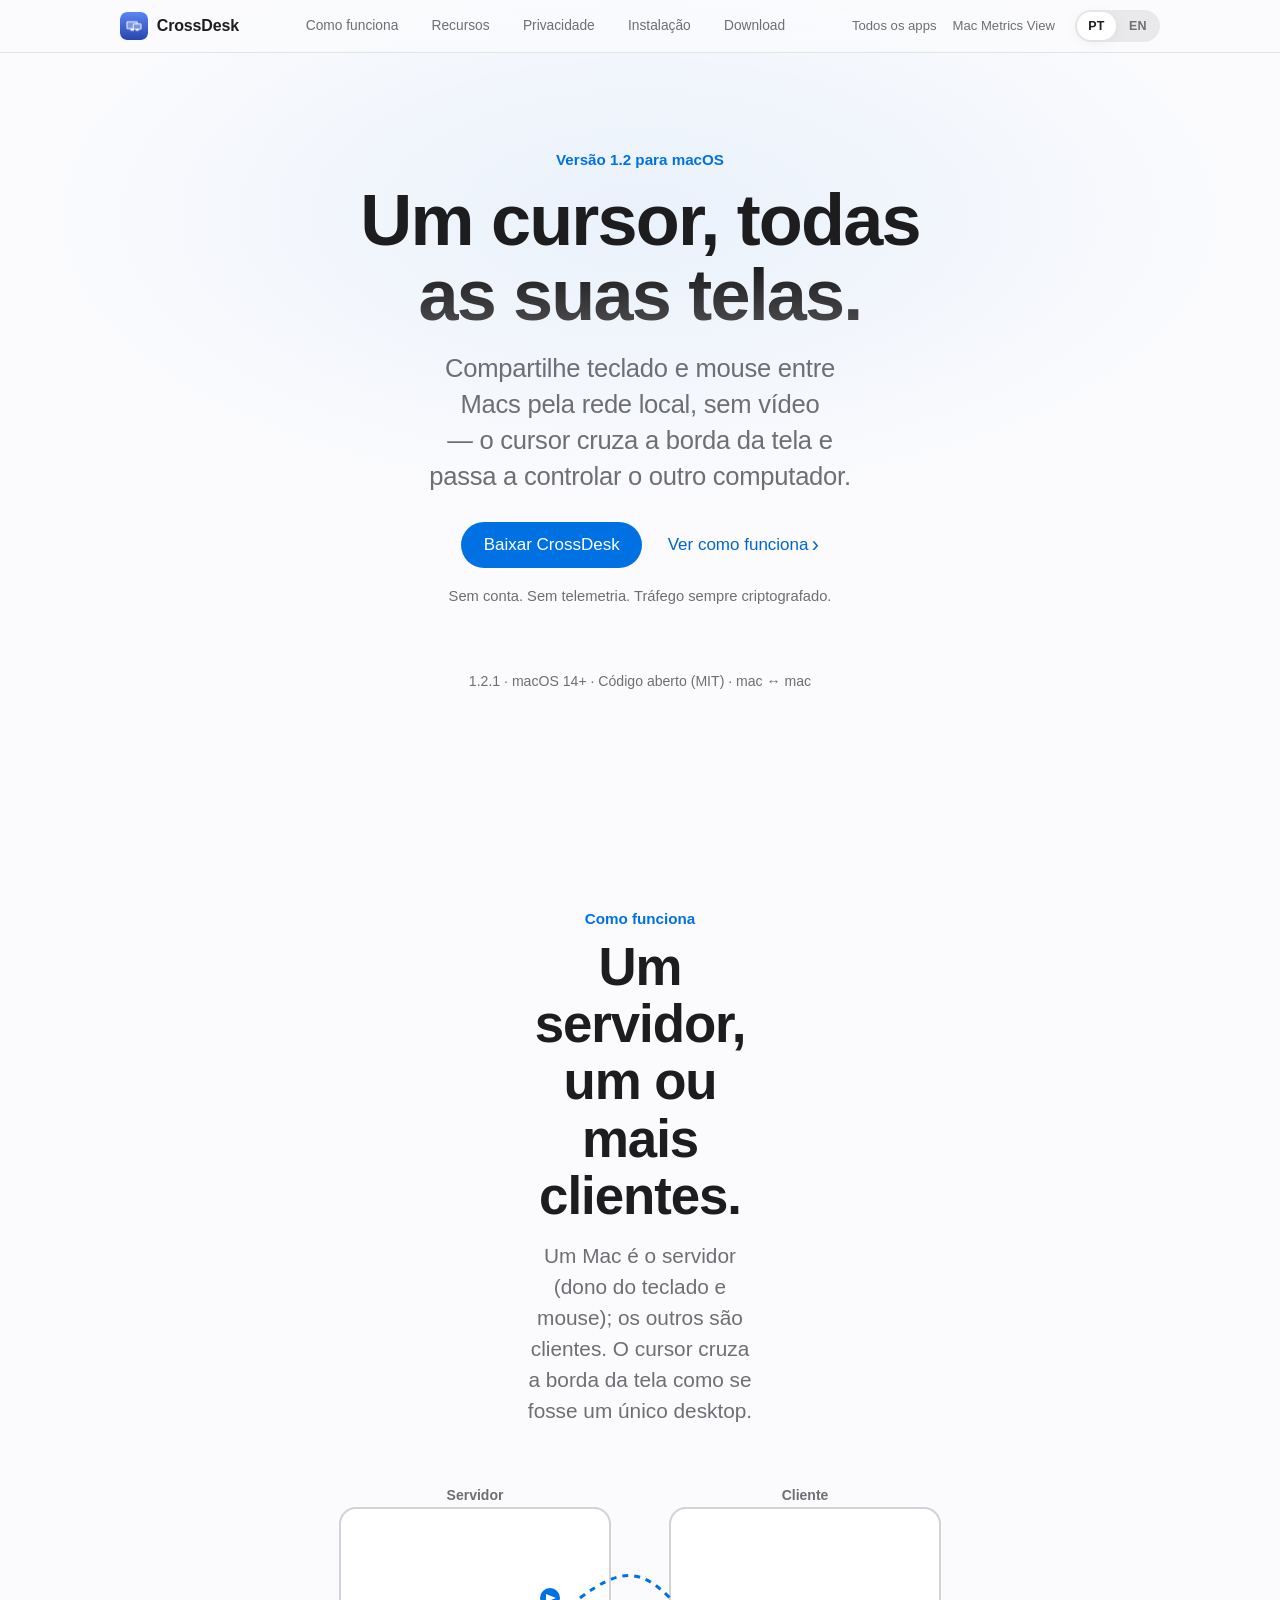
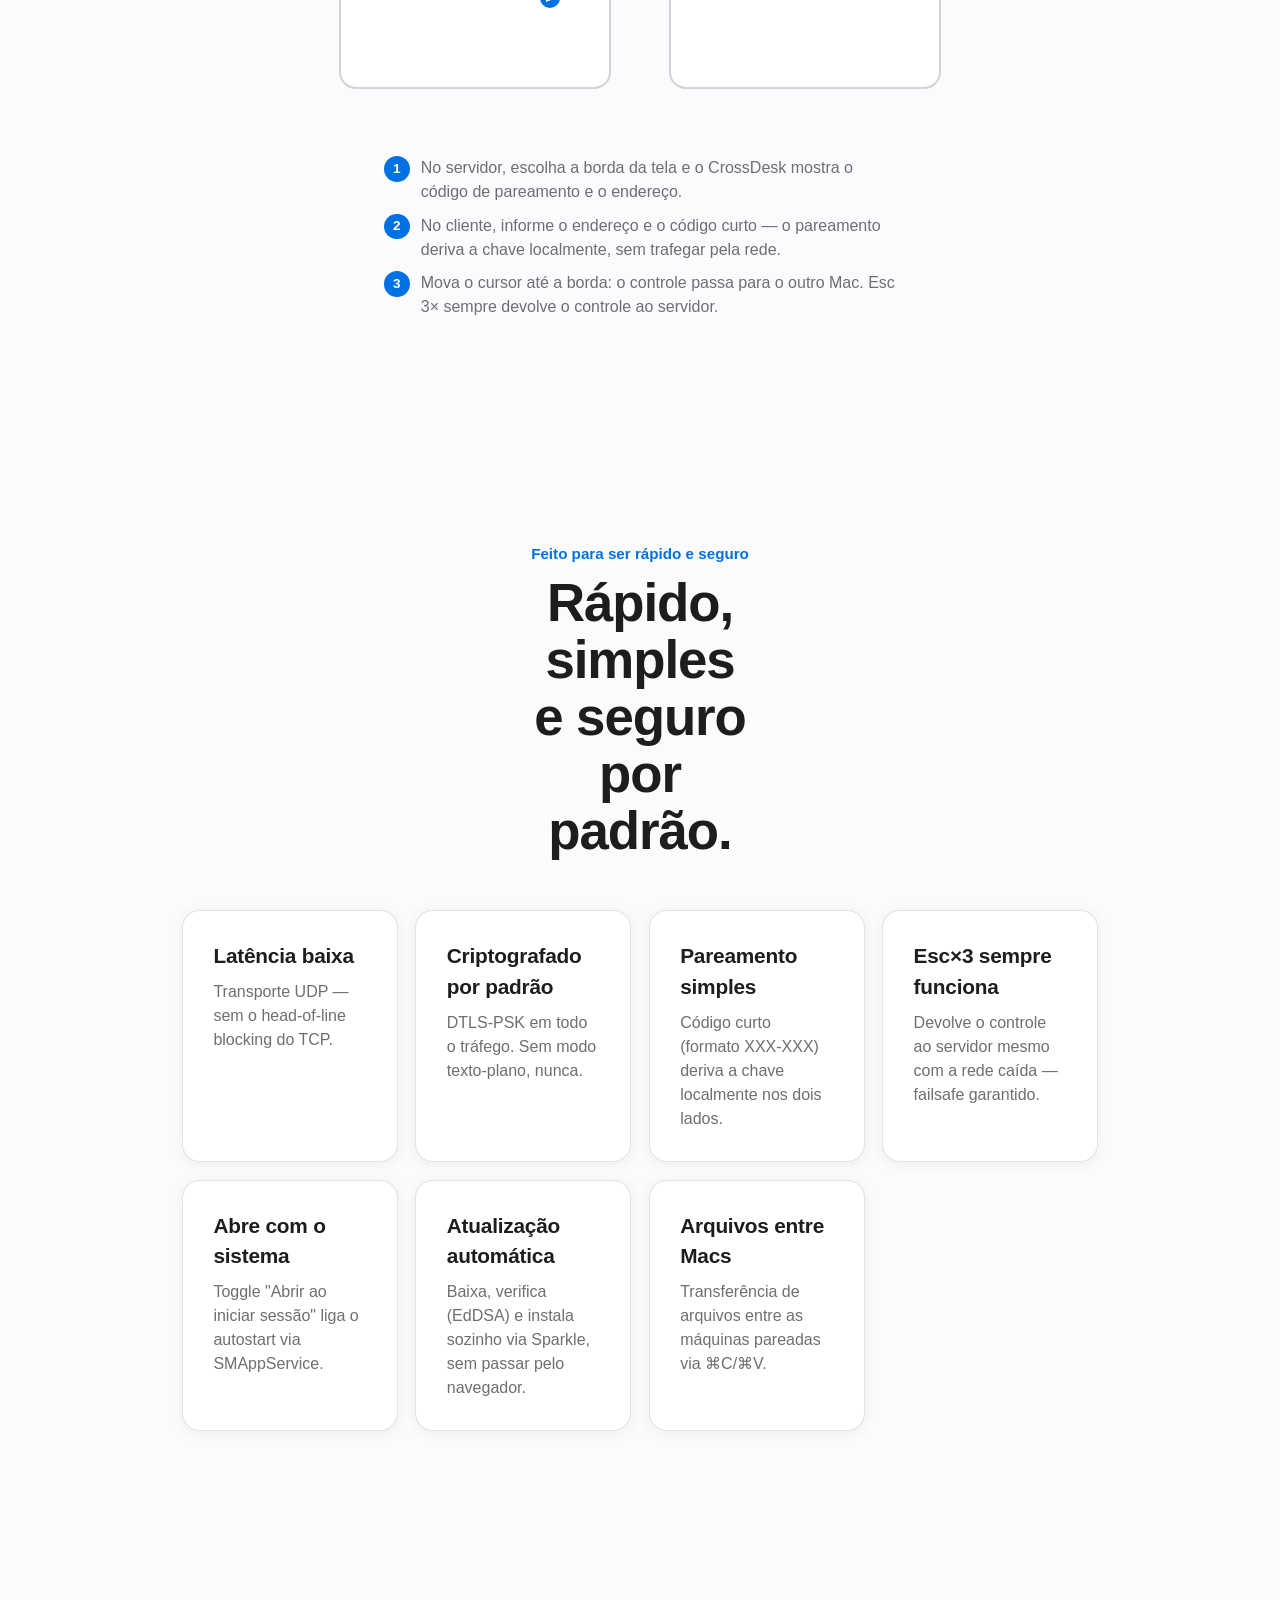
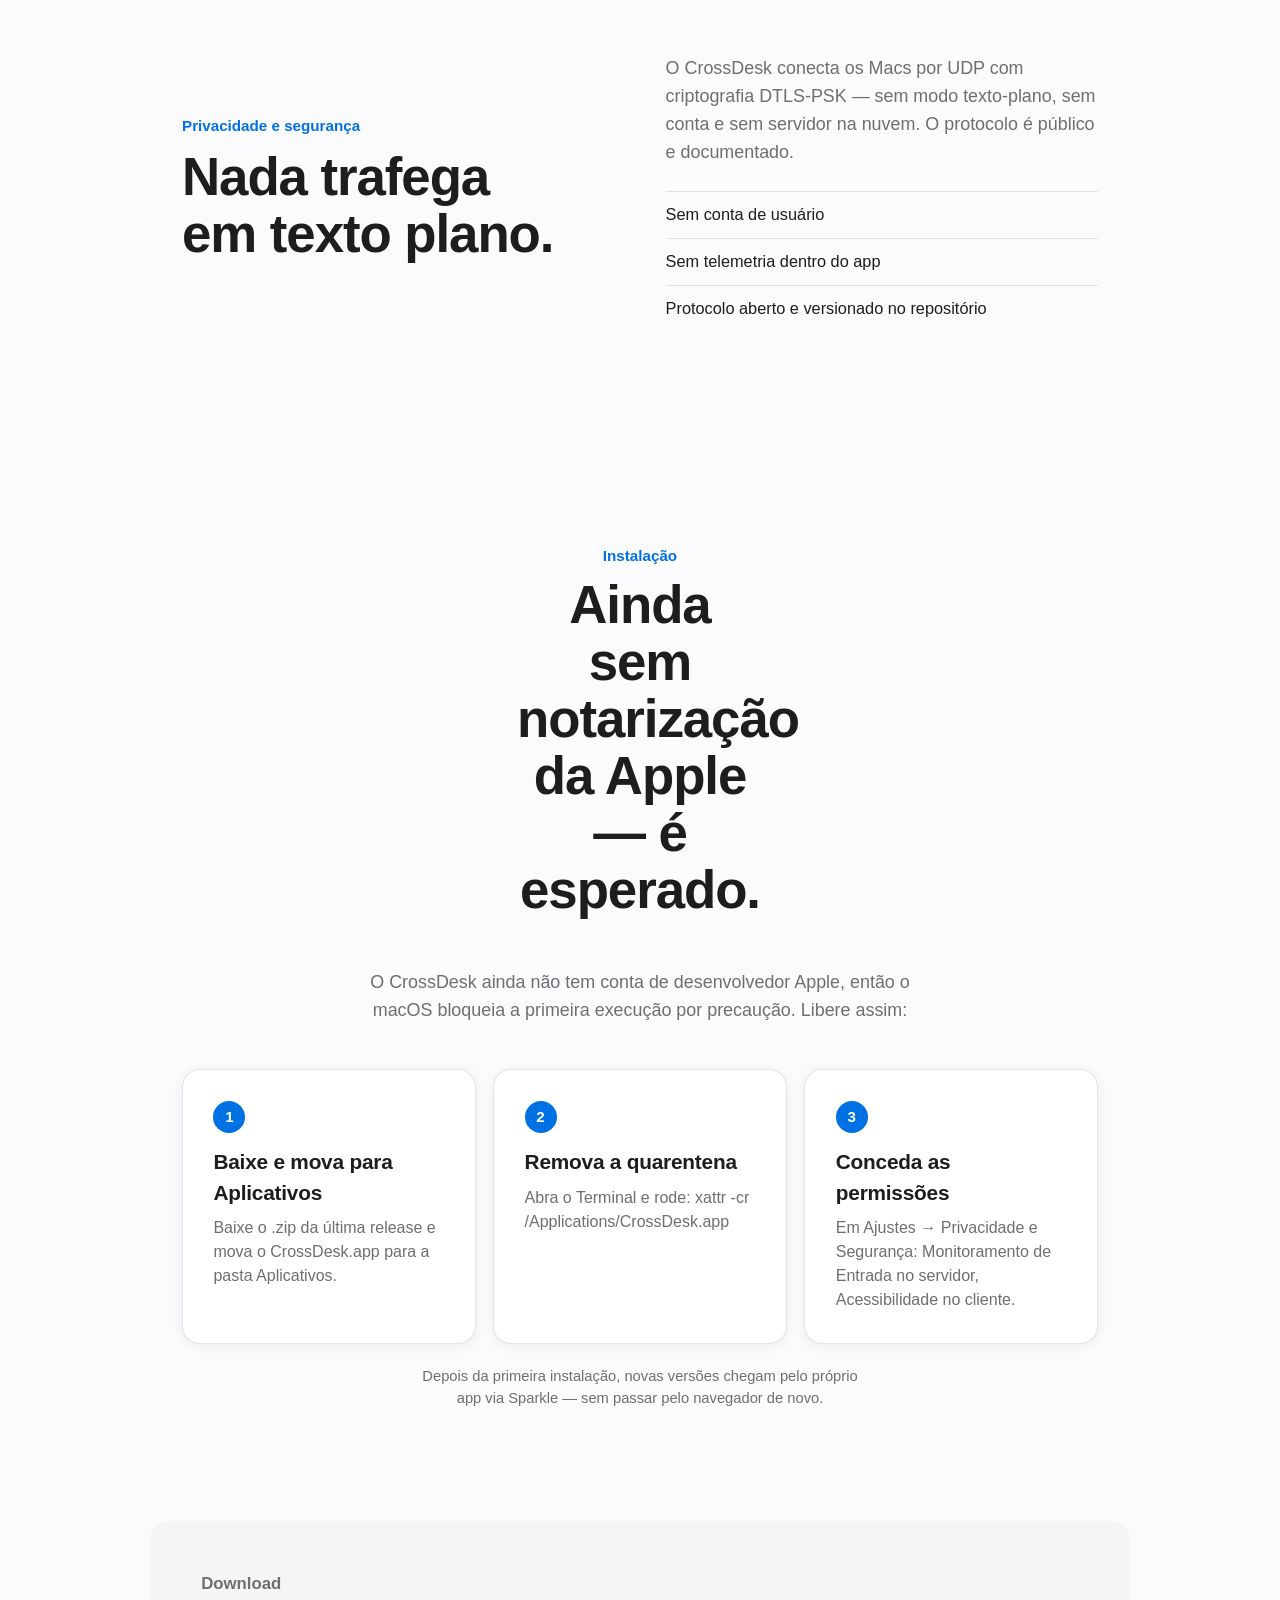
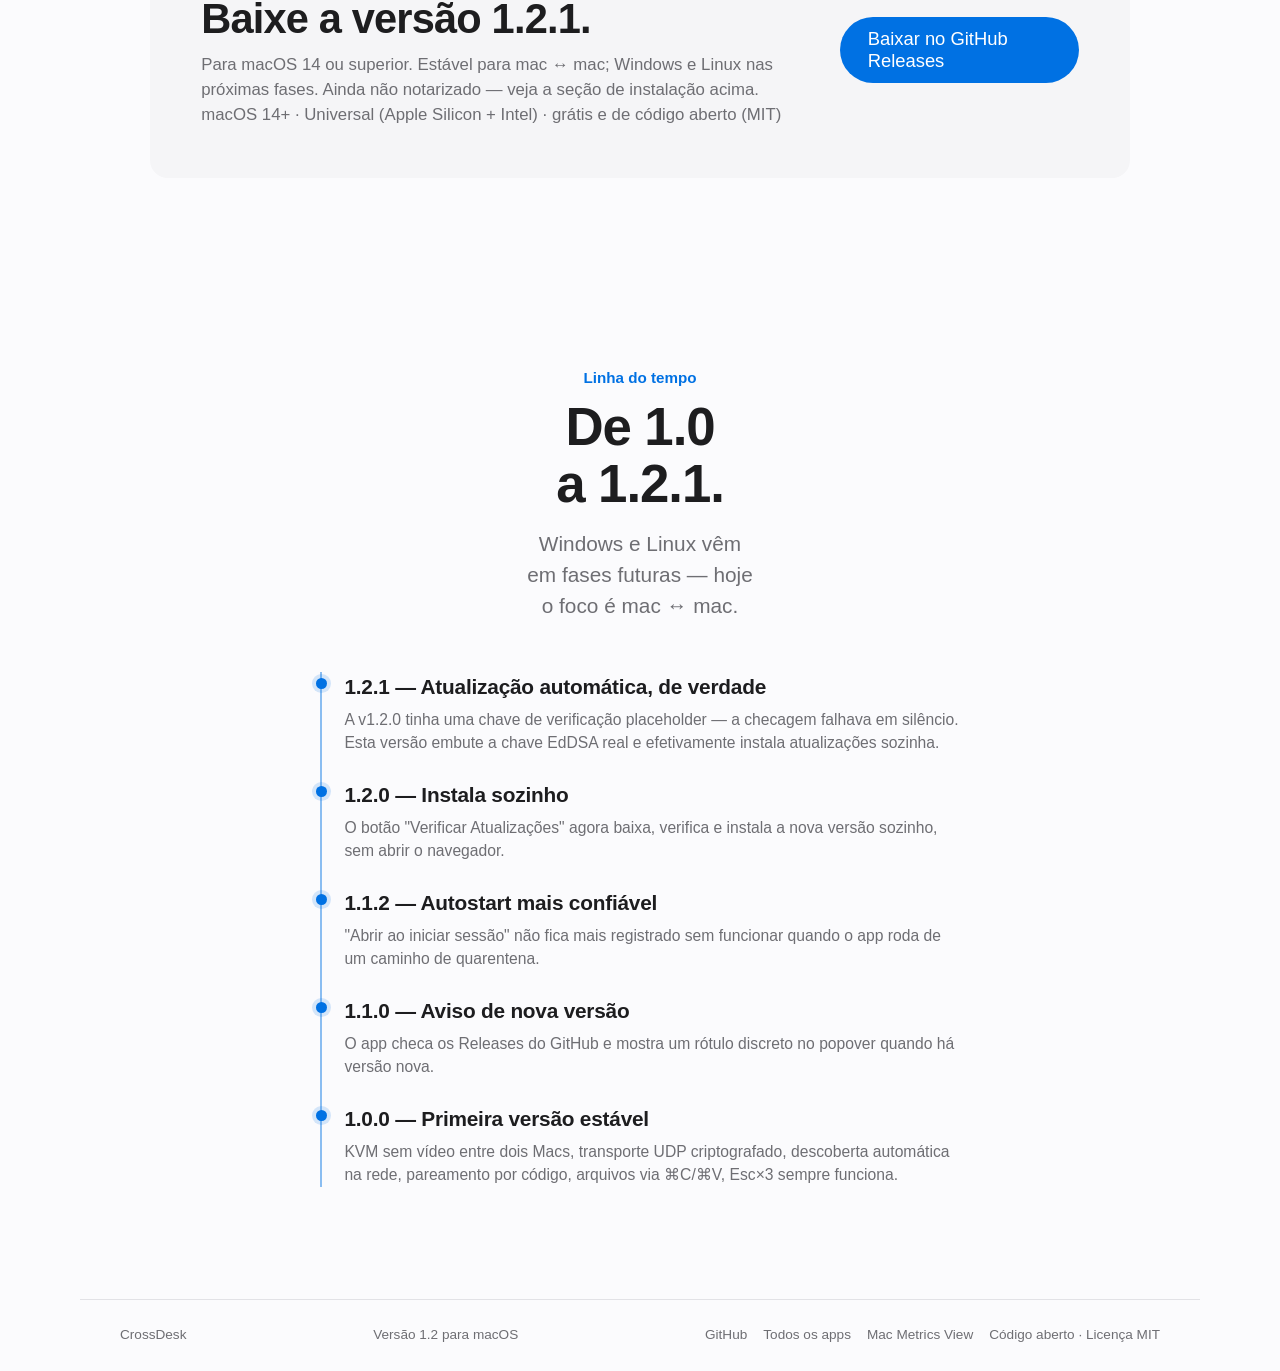
<file: docs/index.html>
<!doctype html>
<html lang="pt-BR">
  <head>
    <meta charset="utf-8">
    <meta name="viewport" content="width=device-width, initial-scale=1">
    <script>document.documentElement.classList.add("js");</script>
    <title>CrossDesk — teclado e mouse entre Macs pela rede</title>
    <meta name="description" content="Compartilhe teclado e mouse entre Macs pela rede, sem vídeo. App nativo, gratuito e de código aberto — criptografado, sem telemetria.">
    <link rel="canonical" href="https://patrickonofre.github.io/cross-desk/">
    <link rel="alternate" hreflang="pt-br" href="https://patrickonofre.github.io/cross-desk/">
    <link rel="alternate" hreflang="en" href="https://patrickonofre.github.io/cross-desk/en/">
    <link rel="alternate" hreflang="x-default" href="https://patrickonofre.github.io/cross-desk/">
    <meta name="robots" content="index, follow, max-image-preview:large, max-snippet:-1">
    <meta name="author" content="Patrick Onofre">
    <meta name="theme-color" content="#0b0c10" media="(prefers-color-scheme: dark)">
    <meta name="theme-color" content="#ffffff" media="(prefers-color-scheme: light)">

    <!-- Open Graph -->
    <meta property="og:type" content="website">
    <meta property="og:site_name" content="CrossDesk">
    <meta property="og:url" content="https://patrickonofre.github.io/cross-desk/">
    <meta property="og:title" content="CrossDesk — teclado e mouse entre Macs pela rede">
    <meta property="og:description" content="Compartilhe teclado e mouse entre Macs pela rede, sem vídeo. Nativo, criptografado e sem telemetria.">
    <meta property="og:locale" content="pt_BR">
    <meta property="og:locale:alternate" content="en_US">

    <link rel="icon" href="assets/app-icon.png">
    <link rel="apple-touch-icon" href="assets/app-icon.png">
    <link rel="stylesheet" href="styles.css">
    <script src="i18n.js" defer></script>
    <script src="site.js" defer></script>

    <script type="application/ld+json">
    {
      "@context": "https://schema.org",
      "@type": "SoftwareApplication",
      "name": "CrossDesk",
      "operatingSystem": "macOS 14+",
      "applicationCategory": "UtilitiesApplication",
      "description": "App nativo macOS que compartilha teclado e mouse com outros Macs pela rede local, sem vídeo, com transporte UDP criptografado (DTLS-PSK).",
      "url": "https://patrickonofre.github.io/cross-desk/",
      "softwareVersion": "1.2.1",
      "datePublished": "2026-07-07",
      "dateModified": "2026-07-08",
      "inLanguage": ["pt-BR", "en"],
      "downloadUrl": "https://github.com/patrickonofre/cross-desk/releases/latest",
      "installUrl": "https://patrickonofre.github.io/cross-desk/#download",
      "releaseNotes": "https://patrickonofre.github.io/cross-desk/#timeline",
      "sameAs": "https://github.com/patrickonofre/cross-desk",
      "isAccessibleForFree": true,
      "license": "https://github.com/patrickonofre/cross-desk/blob/main/LICENSE",
      "author": {
        "@type": "Person",
        "name": "Patrick Onofre",
        "url": "https://github.com/patrickonofre"
      },
      "offers": {
        "@type": "Offer",
        "price": "0",
        "priceCurrency": "BRL"
      }
    }
    </script>
  </head>
  <body>
    <header class="topbar">
      <div class="topbar-inner">
        <a class="brand" href="#top" aria-label="CrossDesk">
          <img src="assets/app-icon.png" alt="" width="28" height="28">
          <span>CrossDesk</span>
        </a>
        <nav class="nav" aria-label="Navegação principal">
          <a href="#how" data-i18n="nav.how">Como funciona</a>
          <a href="#features" data-i18n="nav.features">Recursos</a>
          <a href="#privacy" data-i18n="nav.privacy">Privacidade</a>
          <a href="#install" data-i18n="nav.install">Instalação</a>
          <a href="#download" data-i18n="nav.download">Download</a>
        </nav>
        <span class="nav-cross">
          <a href="https://patrickonofre.github.io/">Todos os apps</a>
          <a href="https://patrickonofre.github.io/mac-metrics-view/">Mac Metrics View</a>
        </span>
        <div class="lang-switch" role="group" aria-label="Idioma / Language">
          <button type="button" data-lang-option="pt" aria-pressed="true">PT</button>
          <button type="button" data-lang-option="en" aria-pressed="false">EN</button>
        </div>
      </div>
    </header>

    <main id="top">
      <section class="hero">
        <p class="eyebrow" data-i18n="hero.eyebrow">Versão 1.2 para macOS</p>
        <h1 data-i18n="hero.title">Um cursor, todas as suas telas.</h1>
        <p class="lede" data-i18n="hero.lede">
          Compartilhe teclado e mouse entre Macs pela rede local, sem vídeo — o cursor cruza a borda da tela e passa a controlar o outro computador.
        </p>
        <div class="actions" aria-label="Acoes principais">
          <a class="button primary" href="https://github.com/patrickonofre/cross-desk/releases/latest" data-i18n="hero.cta">Baixar CrossDesk</a>
          <a class="link-cta" href="#how"><span data-i18n="hero.secondary">Ver como funciona</span> <span aria-hidden="true">&rsaquo;</span></a>
        </div>
        <p class="note" data-i18n="hero.note">Sem conta. Sem telemetria. Tráfego sempre criptografado.</p>
        <p class="badge-row" data-i18n="hero.badges">1.2.1 · macOS 14+ · Código aberto (MIT) · mac ↔ mac</p>
      </section>

      <section class="section reveal-init" id="how">
        <div class="section-heading">
          <p class="eyebrow" data-i18n="how.eyebrow">Como funciona</p>
          <h2 data-i18n="how.title">Um servidor, um ou mais clientes.</h2>
          <p class="section-lede" data-i18n="how.lede">Um Mac é o servidor (dono do teclado e mouse); os outros são clientes. O cursor cruza a borda da tela como se fosse um único desktop.</p>
        </div>

        <div class="diagram" role="img" aria-label="Diagrama mostrando o cursor cruzando da tela do Mac servidor para a tela do Mac cliente">
          <svg viewBox="0 0 640 240" xmlns="http://www.w3.org/2000/svg">
            <rect x="20" y="30" width="270" height="180" rx="16" fill="var(--surface)" stroke="var(--line)" stroke-width="2"/>
            <rect x="350" y="30" width="270" height="180" rx="16" fill="var(--surface)" stroke="var(--line)" stroke-width="2"/>
            <text x="155" y="22" text-anchor="middle" font-size="14" font-weight="600" fill="var(--muted)" data-i18n="how.diagramServer">Servidor</text>
            <text x="485" y="22" text-anchor="middle" font-size="14" font-weight="600" fill="var(--muted)" data-i18n="how.diagramClient">Cliente</text>
            <path d="M 260 120 C 300 90, 320 90, 350 120" stroke="var(--accent)" stroke-width="3" stroke-dasharray="6 6" fill="none"/>
            <circle cx="230" cy="120" r="10" fill="var(--accent)"/>
            <path d="M 226 116 L 236 120 L 226 124 Z" fill="var(--surface)"/>
          </svg>
        </div>

        <ol class="diagram-steps">
          <li><span class="step-num" aria-hidden="true">1</span><span data-i18n="how.step1">No servidor, escolha a borda da tela e o CrossDesk mostra o código de pareamento e o endereço.</span></li>
          <li><span class="step-num" aria-hidden="true">2</span><span data-i18n="how.step2">No cliente, informe o endereço e o código curto — o pareamento deriva a chave localmente, sem trafegar pela rede.</span></li>
          <li><span class="step-num" aria-hidden="true">3</span><span data-i18n="how.step3">Mova o cursor até a borda: o controle passa para o outro Mac. Esc 3× sempre devolve o controle ao servidor.</span></li>
        </ol>
      </section>

      <section class="section reveal-init" id="features">
        <div class="section-heading">
          <p class="eyebrow" data-i18n="features.eyebrow">Feito para ser rápido e seguro</p>
          <h2 data-i18n="features.title">Rápido, simples e seguro por padrão.</h2>
        </div>
        <div class="feature-grid">
          <article class="card"><h3 data-i18n="features.udpTitle">Latência baixa</h3><p data-i18n="features.udpBody"></p></article>
          <article class="card"><h3 data-i18n="features.securityTitle">Criptografado por padrão</h3><p data-i18n="features.securityBody"></p></article>
          <article class="card"><h3 data-i18n="features.pairTitle">Pareamento simples</h3><p data-i18n="features.pairBody"></p></article>
          <article class="card"><h3 data-i18n="features.escTitle">Esc×3 sempre funciona</h3><p data-i18n="features.escBody"></p></article>
          <article class="card"><h3 data-i18n="features.autostartTitle">Abre com o sistema</h3><p data-i18n="features.autostartBody"></p></article>
          <article class="card"><h3 data-i18n="features.updateTitle">Atualização automática</h3><p data-i18n="features.updateBody"></p></article>
          <article class="card"><h3 data-i18n="features.clipboardTitle">Arquivos entre Macs</h3><p data-i18n="features.clipboardBody"></p></article>
        </div>
      </section>

      <section class="section split reveal-init" id="privacy">
        <div>
          <p class="eyebrow" data-i18n="privacy.eyebrow">Privacidade e segurança</p>
          <h2 data-i18n="privacy.title">Nada trafega em texto plano.</h2>
        </div>
        <div class="copy-block">
          <p data-i18n="privacy.body">
            O CrossDesk conecta os Macs por UDP com criptografia DTLS-PSK — sem modo texto-plano, sem conta e sem servidor na nuvem. O protocolo é público e documentado.
          </p>
          <ul>
            <li data-i18n="privacy.li1">Sem conta de usuário</li>
            <li data-i18n="privacy.li2">Sem telemetria dentro do app</li>
            <li data-i18n="privacy.li3">Protocolo aberto e versionado no repositório</li>
          </ul>
        </div>
      </section>

      <section class="section reveal-init" id="install">
        <div class="section-heading">
          <p class="eyebrow" data-i18n="install.eyebrow">Instalação</p>
          <h2 data-i18n="install.title">Ainda sem notarização da Apple — é esperado.</h2>
        </div>
        <p class="firstrun-lede" data-i18n="install.lede">
          O CrossDesk ainda não tem conta de desenvolvedor Apple, então o macOS bloqueia a primeira execução por precaução. Libere assim:
        </p>
        <ol class="steps">
          <li class="card step">
            <span class="step-num" aria-hidden="true">1</span>
            <h3 data-i18n="install.s1Title">Baixe e mova para Aplicativos</h3>
            <p data-i18n="install.s1Body">Baixe o .zip da última release e mova o CrossDesk.app para a pasta Aplicativos.</p>
          </li>
          <li class="card step">
            <span class="step-num" aria-hidden="true">2</span>
            <h3 data-i18n="install.s2Title">Remova a quarentena</h3>
            <p data-i18n="install.s2Body">Abra o Terminal e rode: <code>xattr -cr /Applications/CrossDesk.app</code></p>
          </li>
          <li class="card step">
            <span class="step-num" aria-hidden="true">3</span>
            <h3 data-i18n="install.s3Title">Conceda as permissões</h3>
            <p data-i18n="install.s3Body">Em Ajustes → Privacidade e Segurança: Monitoramento de Entrada no servidor, Acessibilidade no cliente.</p>
          </li>
        </ol>
        <p class="firstrun-alt" data-i18n="install.update">
          Depois da primeira instalação, novas versões chegam pelo próprio app via Sparkle — sem passar pelo navegador de novo.
        </p>
      </section>

      <section class="download-panel reveal-init" id="download">
        <div>
          <p class="eyebrow" data-i18n="download.eyebrow">Download</p>
          <h2 data-i18n="download.title">Baixe a versão 1.2.1.</h2>
          <p data-i18n="download.body">
            Para macOS 14 ou superior. Estável para mac ↔ mac; Windows e Linux nas próximas fases. Ainda não notarizado — veja a seção de instalação acima.
          </p>
          <p class="download-meta" data-i18n="download.meta">macOS 14+ · Universal (Apple Silicon + Intel) · grátis e de código aberto (MIT)</p>
        </div>
        <a class="button primary large" href="https://github.com/patrickonofre/cross-desk/releases/latest" data-i18n="download.cta">Baixar no GitHub Releases</a>
      </section>

      <section class="section reveal-init" id="timeline">
        <div class="section-heading">
          <p class="eyebrow" data-i18n="timeline.eyebrow">Linha do tempo</p>
          <h2 data-i18n="timeline.title">De 1.0 a 1.2.1.</h2>
          <p class="section-lede" data-i18n="timeline.lede">Windows e Linux vêm em fases futuras — hoje o foco é mac ↔ mac.</p>
        </div>
        <ol class="timeline">
          <li class="timeline-item"><h3 data-i18n="timeline.v121Title">1.2.1 — Atualização automática, de verdade</h3><p data-i18n="timeline.v121Body"></p></li>
          <li class="timeline-item"><h3 data-i18n="timeline.v120Title">1.2.0 — Instala sozinho</h3><p data-i18n="timeline.v120Body"></p></li>
          <li class="timeline-item"><h3 data-i18n="timeline.v112Title">1.1.2 — Autostart mais confiável</h3><p data-i18n="timeline.v112Body"></p></li>
          <li class="timeline-item"><h3 data-i18n="timeline.v110Title">1.1.0 — Aviso de nova versão</h3><p data-i18n="timeline.v110Body"></p></li>
          <li class="timeline-item"><h3 data-i18n="timeline.v100Title">1.0.0 — Primeira versão estável</h3><p data-i18n="timeline.v100Body"></p></li>
        </ol>
      </section>
    </main>

    <footer class="footer">
      <span>CrossDesk</span>
      <span data-i18n="footer.tagline">Versão 1.2 para macOS</span>
      <span class="footer-links">
        <a href="https://github.com/patrickonofre/cross-desk" data-i18n="footer.github">GitHub</a>
        <a href="https://patrickonofre.github.io/">Todos os apps</a>
        <a href="https://patrickonofre.github.io/mac-metrics-view/">Mac Metrics View</a>
        <span data-i18n="footer.rights">Código aberto · Licença MIT</span>
      </span>
    </footer>

    <a class="sticky-cta" href="https://github.com/patrickonofre/cross-desk/releases/latest" data-sticky-cta>
      <span class="sticky-cta-label" data-i18n="sticky.label">CrossDesk 1.2</span>
      <span class="sticky-cta-button" data-i18n="sticky.cta">Baixar</span>
    </a>
  </body>
</html>
</file>
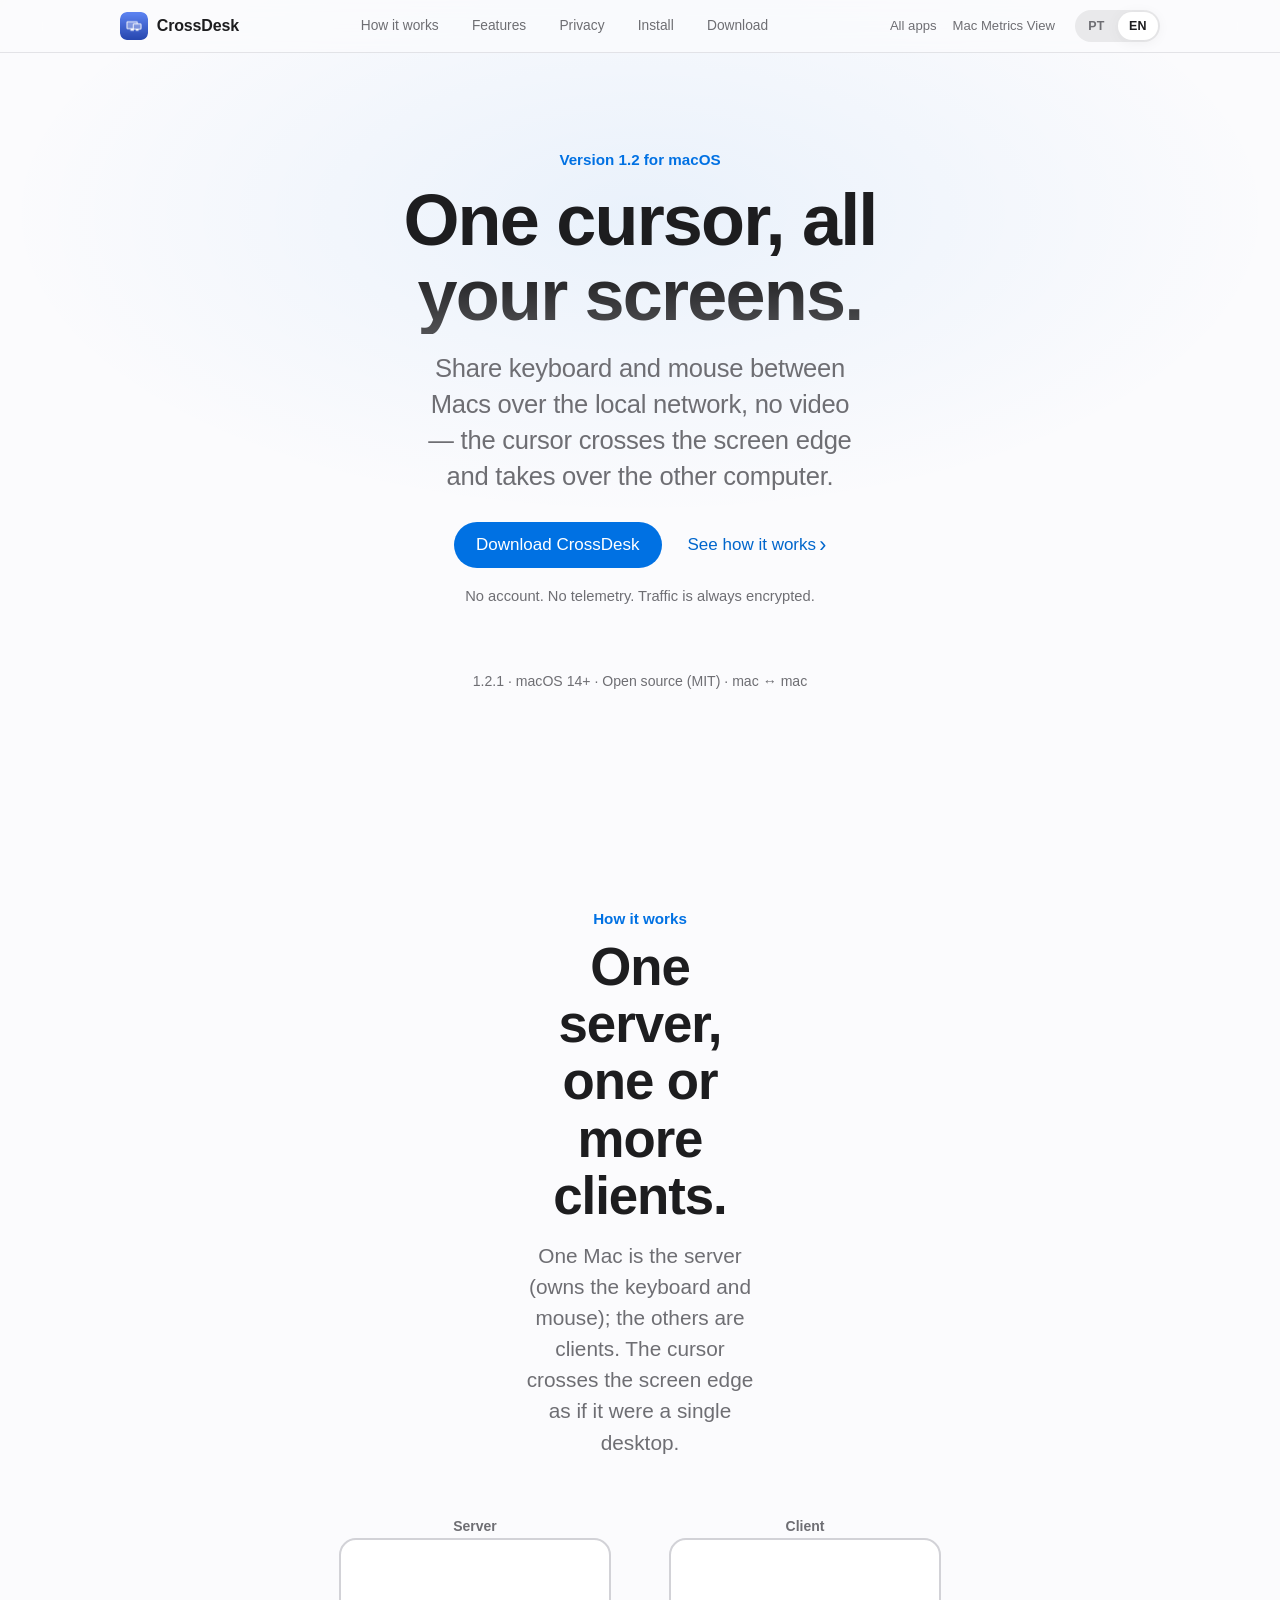
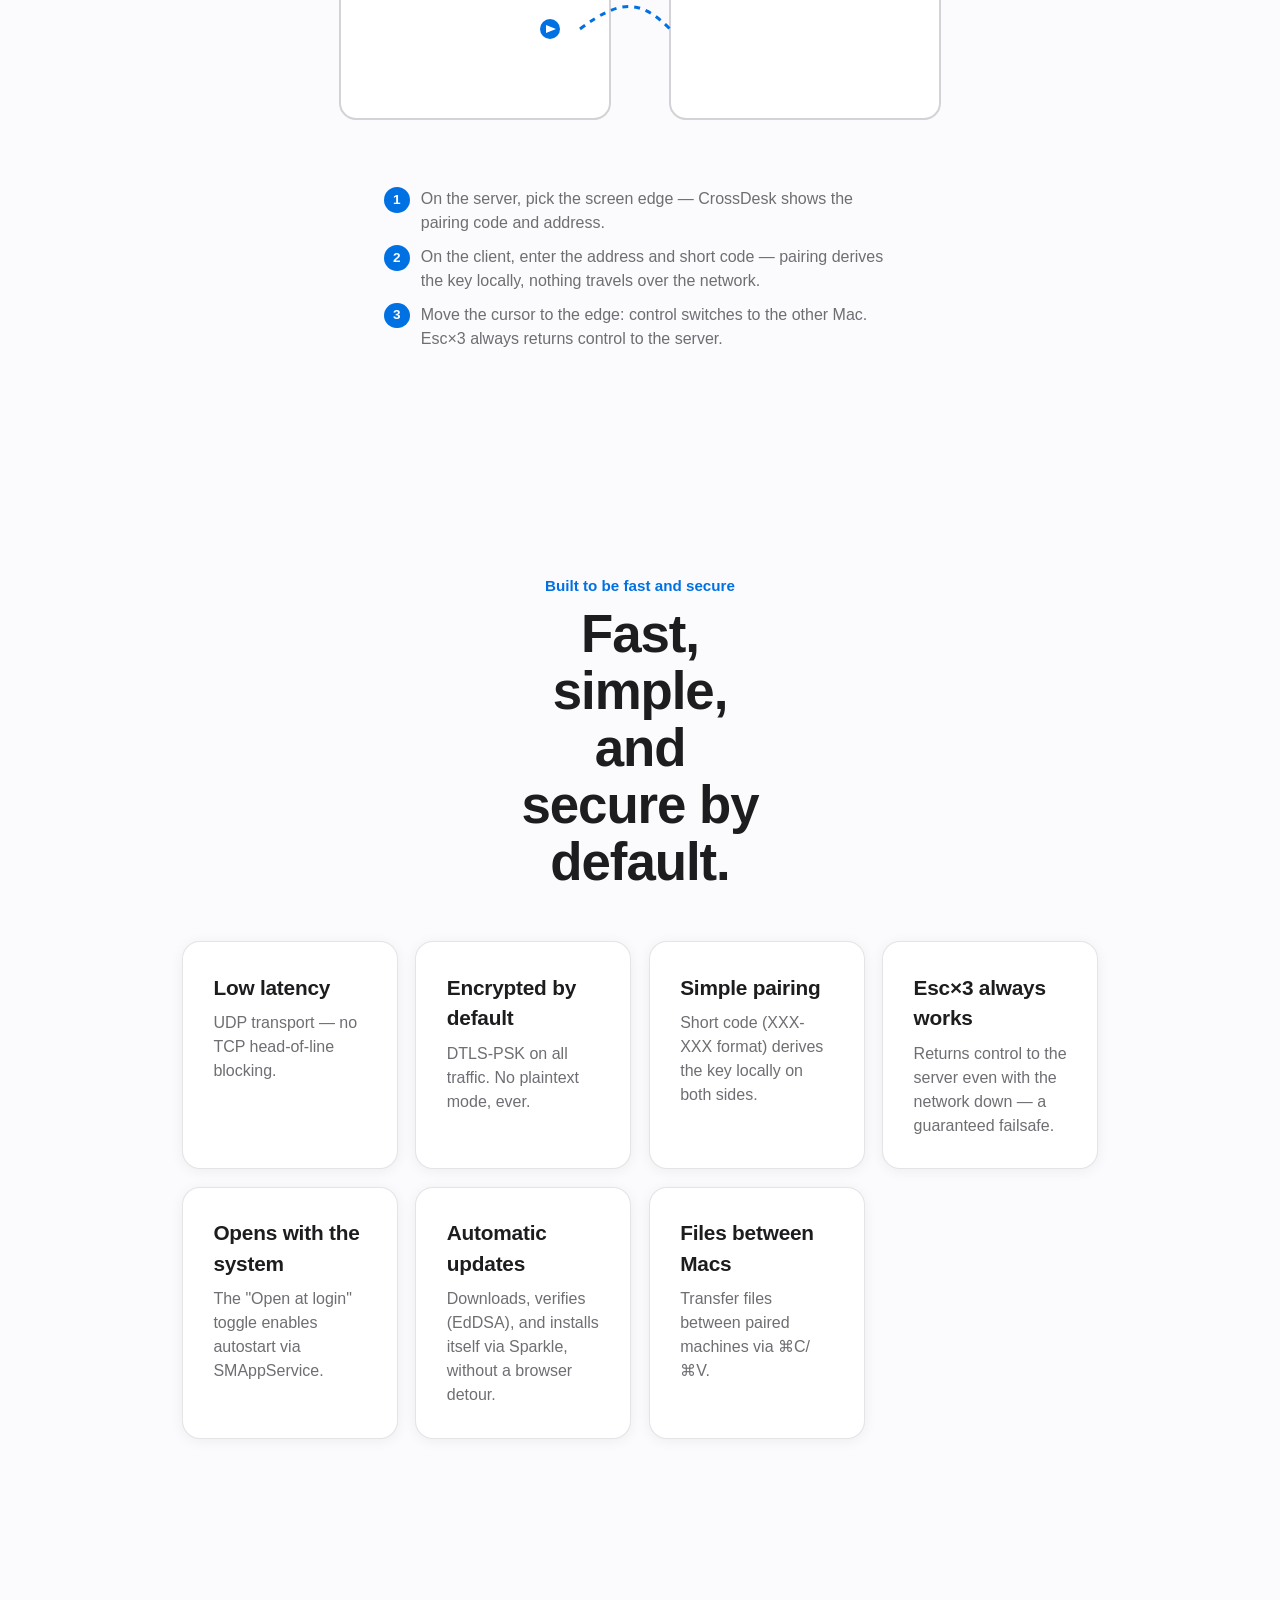
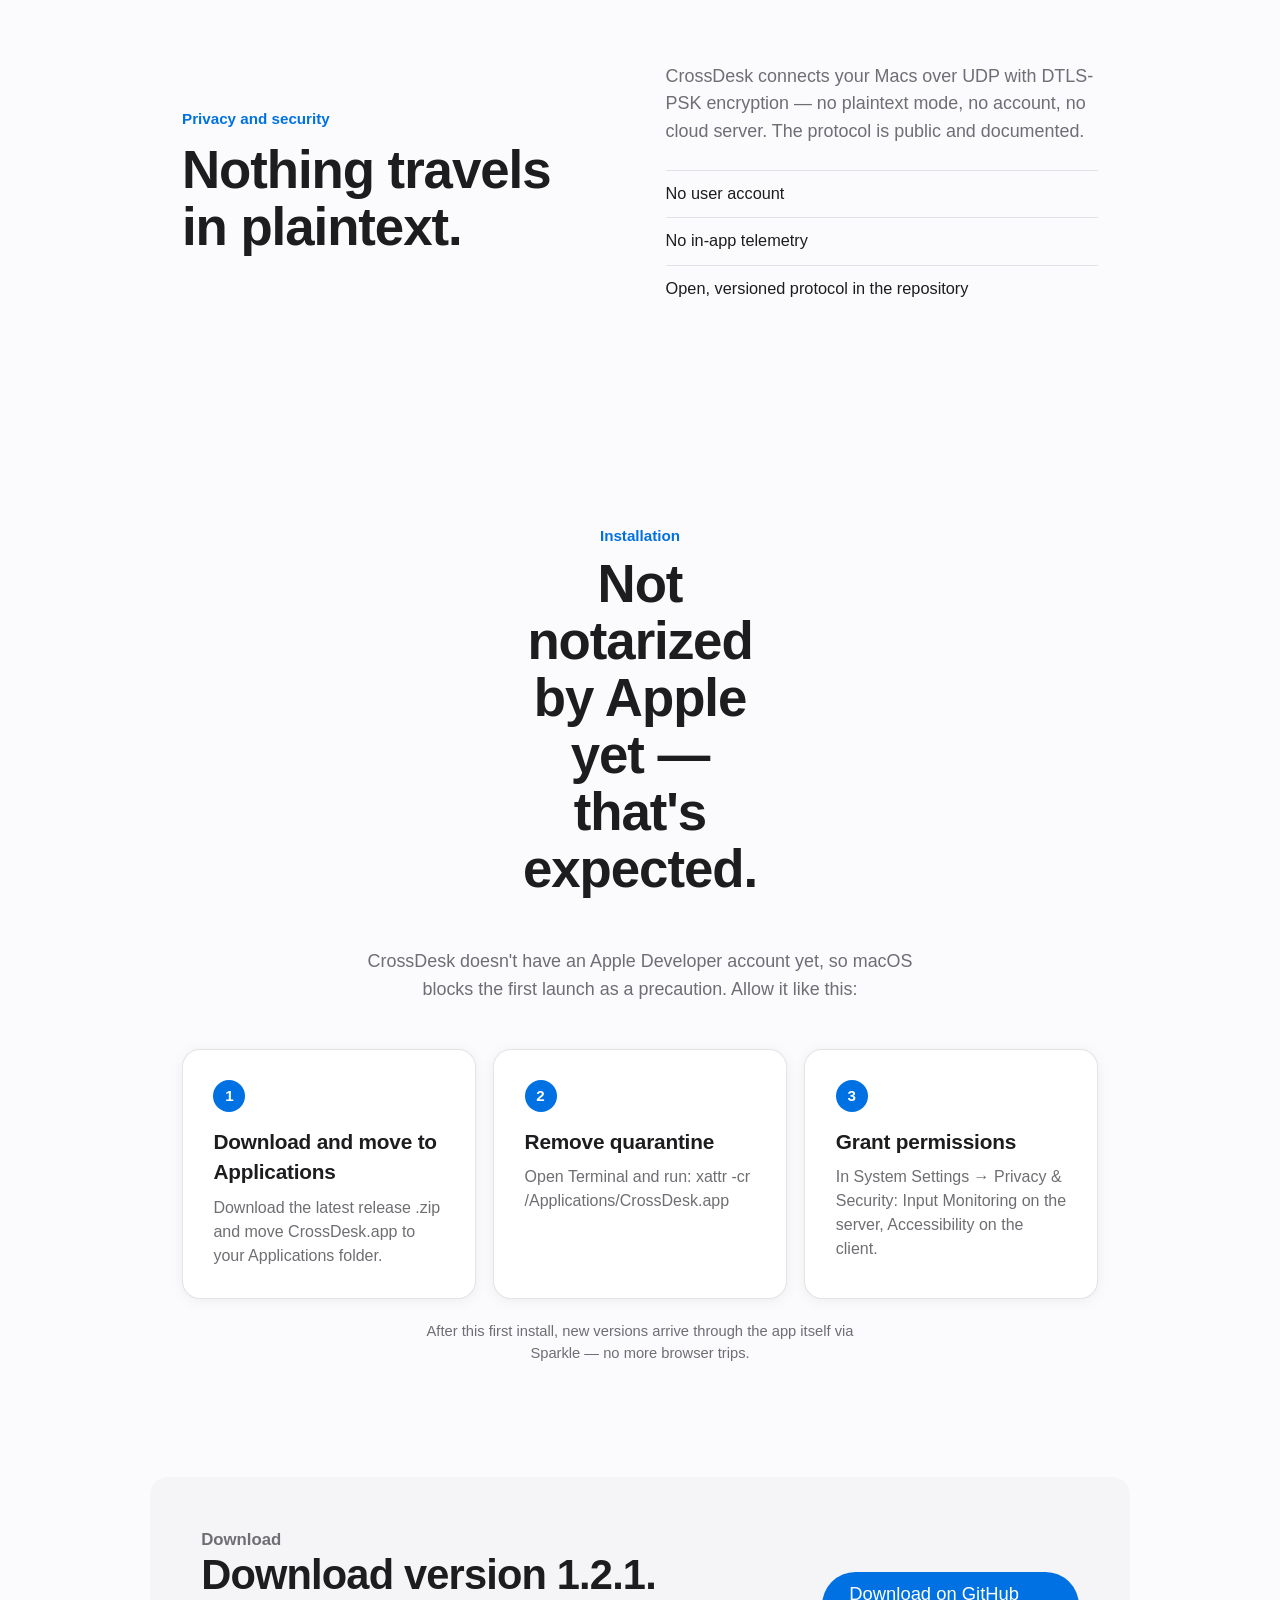
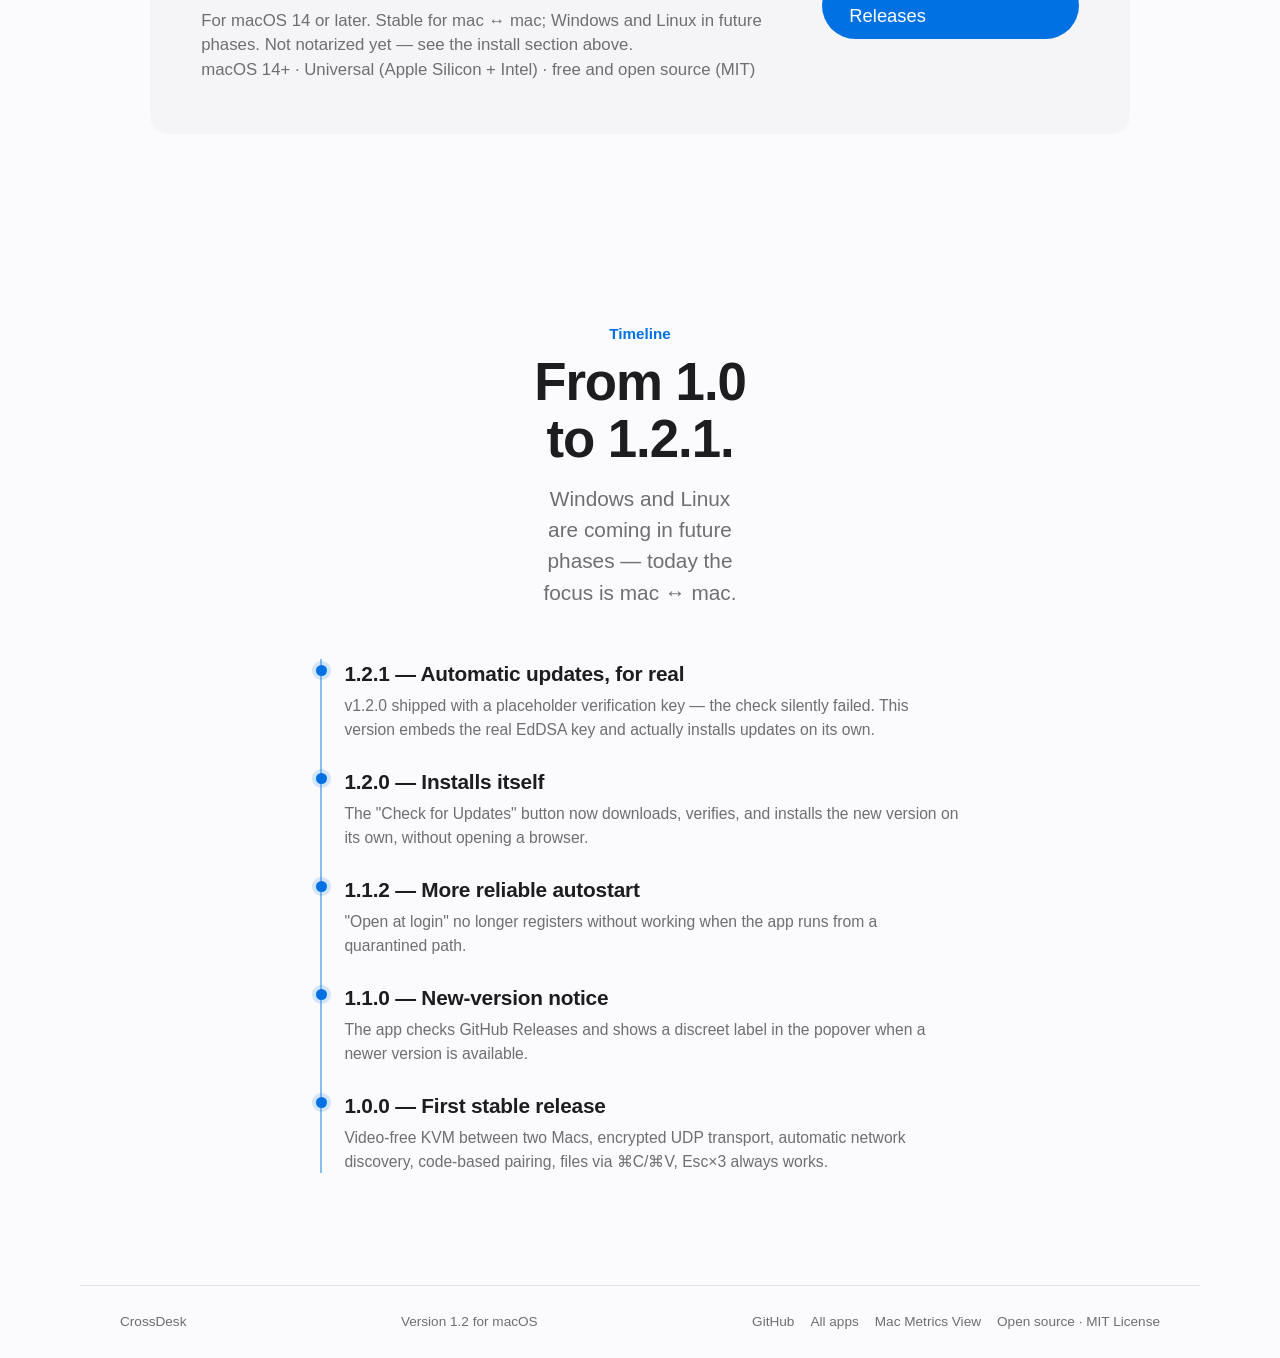
<file: docs/en/index.html>
<!doctype html>
<html lang="en">
  <head>
    <meta charset="utf-8">
    <meta name="viewport" content="width=device-width, initial-scale=1">
    <script>document.documentElement.classList.add("js");</script>
    <title>CrossDesk — keyboard and mouse sharing between Macs</title>
    <meta name="description" content="Share keyboard and mouse between Macs over the network, no video. Native, free, open-source app — encrypted, no telemetry.">
    <link rel="canonical" href="https://patrickonofre.github.io/cross-desk/en/">
    <link rel="alternate" hreflang="pt-br" href="https://patrickonofre.github.io/cross-desk/">
    <link rel="alternate" hreflang="en" href="https://patrickonofre.github.io/cross-desk/en/">
    <link rel="alternate" hreflang="x-default" href="https://patrickonofre.github.io/cross-desk/">
    <meta name="robots" content="index, follow, max-image-preview:large, max-snippet:-1">
    <meta name="author" content="Patrick Onofre">
    <meta name="theme-color" content="#0b0c10" media="(prefers-color-scheme: dark)">
    <meta name="theme-color" content="#ffffff" media="(prefers-color-scheme: light)">

    <!-- Open Graph -->
    <meta property="og:type" content="website">
    <meta property="og:site_name" content="CrossDesk">
    <meta property="og:url" content="https://patrickonofre.github.io/cross-desk/en/">
    <meta property="og:title" content="CrossDesk — keyboard and mouse sharing between Macs">
    <meta property="og:description" content="Share keyboard and mouse between Macs over the network, no video. Native, encrypted, telemetry-free.">
    <meta property="og:locale" content="en_US">
    <meta property="og:locale:alternate" content="pt_BR">

    <link rel="icon" href="../assets/app-icon.png">
    <link rel="apple-touch-icon" href="../assets/app-icon.png">
    <link rel="stylesheet" href="../styles.css">
    <script src="../i18n.js" defer></script>
    <script src="../site.js" defer></script>

    <script type="application/ld+json">
    {
      "@context": "https://schema.org",
      "@type": "SoftwareApplication",
      "name": "CrossDesk",
      "operatingSystem": "macOS 14+",
      "applicationCategory": "UtilitiesApplication",
      "description": "Native macOS app that shares keyboard and mouse with other Macs over the local network, no video, with encrypted UDP transport (DTLS-PSK).",
      "url": "https://patrickonofre.github.io/cross-desk/en/",
      "softwareVersion": "1.2.1",
      "datePublished": "2026-07-07",
      "dateModified": "2026-07-08",
      "inLanguage": ["en", "pt-BR"],
      "downloadUrl": "https://github.com/patrickonofre/cross-desk/releases/latest",
      "installUrl": "https://patrickonofre.github.io/cross-desk/en/#download",
      "releaseNotes": "https://patrickonofre.github.io/cross-desk/en/#timeline",
      "sameAs": "https://github.com/patrickonofre/cross-desk",
      "isAccessibleForFree": true,
      "license": "https://github.com/patrickonofre/cross-desk/blob/main/LICENSE",
      "author": {
        "@type": "Person",
        "name": "Patrick Onofre",
        "url": "https://github.com/patrickonofre"
      },
      "offers": {
        "@type": "Offer",
        "price": "0",
        "priceCurrency": "USD"
      }
    }
    </script>
  </head>
  <body>
    <header class="topbar">
      <div class="topbar-inner">
        <a class="brand" href="#top" aria-label="CrossDesk">
          <img src="../assets/app-icon.png" alt="" width="28" height="28">
          <span>CrossDesk</span>
        </a>
        <nav class="nav" aria-label="Main navigation">
          <a href="#how" data-i18n="nav.how">How it works</a>
          <a href="#features" data-i18n="nav.features">Features</a>
          <a href="#privacy" data-i18n="nav.privacy">Privacy</a>
          <a href="#install" data-i18n="nav.install">Install</a>
          <a href="#download" data-i18n="nav.download">Download</a>
        </nav>
        <span class="nav-cross">
          <a href="https://patrickonofre.github.io/">All apps</a>
          <a href="https://patrickonofre.github.io/mac-metrics-view/">Mac Metrics View</a>
        </span>
        <div class="lang-switch" role="group" aria-label="Idioma / Language">
          <button type="button" data-lang-option="pt" aria-pressed="false">PT</button>
          <button type="button" data-lang-option="en" aria-pressed="true">EN</button>
        </div>
      </div>
    </header>

    <main id="top">
      <section class="hero">
        <p class="eyebrow" data-i18n="hero.eyebrow">Version 1.2 for macOS</p>
        <h1 data-i18n="hero.title">One cursor, all your screens.</h1>
        <p class="lede" data-i18n="hero.lede">
          Share keyboard and mouse between Macs over the local network, no video — the cursor crosses the screen edge and takes over the other computer.
        </p>
        <div class="actions" aria-label="Main actions">
          <a class="button primary" href="https://github.com/patrickonofre/cross-desk/releases/latest" data-i18n="hero.cta">Download CrossDesk</a>
          <a class="link-cta" href="#how"><span data-i18n="hero.secondary">See how it works</span> <span aria-hidden="true">&rsaquo;</span></a>
        </div>
        <p class="note" data-i18n="hero.note">No account. No telemetry. Traffic is always encrypted.</p>
        <p class="badge-row" data-i18n="hero.badges">1.2.1 · macOS 14+ · Open source (MIT) · mac ↔ mac</p>
      </section>

      <section class="section reveal-init" id="how">
        <div class="section-heading">
          <p class="eyebrow" data-i18n="how.eyebrow">How it works</p>
          <h2 data-i18n="how.title">One server, one or more clients.</h2>
          <p class="section-lede" data-i18n="how.lede">One Mac is the server (owns the keyboard and mouse); the others are clients. The cursor crosses the screen edge as if it were a single desktop.</p>
        </div>

        <div class="diagram" role="img" aria-label="Diagram showing the cursor crossing from the server Mac's screen to the client Mac's screen">
          <svg viewBox="0 0 640 240" xmlns="http://www.w3.org/2000/svg">
            <rect x="20" y="30" width="270" height="180" rx="16" fill="var(--surface)" stroke="var(--line)" stroke-width="2"/>
            <rect x="350" y="30" width="270" height="180" rx="16" fill="var(--surface)" stroke="var(--line)" stroke-width="2"/>
            <text x="155" y="22" text-anchor="middle" font-size="14" font-weight="600" fill="var(--muted)" data-i18n="how.diagramServer">Server</text>
            <text x="485" y="22" text-anchor="middle" font-size="14" font-weight="600" fill="var(--muted)" data-i18n="how.diagramClient">Client</text>
            <path d="M 260 120 C 300 90, 320 90, 350 120" stroke="var(--accent)" stroke-width="3" stroke-dasharray="6 6" fill="none"/>
            <circle cx="230" cy="120" r="10" fill="var(--accent)"/>
            <path d="M 226 116 L 236 120 L 226 124 Z" fill="var(--surface)"/>
          </svg>
        </div>

        <ol class="diagram-steps">
          <li><span class="step-num" aria-hidden="true">1</span><span data-i18n="how.step1">On the server, pick the screen edge — CrossDesk shows the pairing code and address.</span></li>
          <li><span class="step-num" aria-hidden="true">2</span><span data-i18n="how.step2">On the client, enter the address and short code — pairing derives the key locally, nothing travels over the network.</span></li>
          <li><span class="step-num" aria-hidden="true">3</span><span data-i18n="how.step3">Move the cursor to the edge: control switches to the other Mac. Esc×3 always returns control to the server.</span></li>
        </ol>
      </section>

      <section class="section reveal-init" id="features">
        <div class="section-heading">
          <p class="eyebrow" data-i18n="features.eyebrow">Built to be fast and secure</p>
          <h2 data-i18n="features.title">Fast, simple, and secure by default.</h2>
        </div>
        <div class="feature-grid">
          <article class="card"><h3 data-i18n="features.udpTitle">Low latency</h3><p data-i18n="features.udpBody"></p></article>
          <article class="card"><h3 data-i18n="features.securityTitle">Encrypted by default</h3><p data-i18n="features.securityBody"></p></article>
          <article class="card"><h3 data-i18n="features.pairTitle">Simple pairing</h3><p data-i18n="features.pairBody"></p></article>
          <article class="card"><h3 data-i18n="features.escTitle">Esc×3 always works</h3><p data-i18n="features.escBody"></p></article>
          <article class="card"><h3 data-i18n="features.autostartTitle">Opens with the system</h3><p data-i18n="features.autostartBody"></p></article>
          <article class="card"><h3 data-i18n="features.updateTitle">Automatic updates</h3><p data-i18n="features.updateBody"></p></article>
          <article class="card"><h3 data-i18n="features.clipboardTitle">Files between Macs</h3><p data-i18n="features.clipboardBody"></p></article>
        </div>
      </section>

      <section class="section split reveal-init" id="privacy">
        <div>
          <p class="eyebrow" data-i18n="privacy.eyebrow">Privacy and security</p>
          <h2 data-i18n="privacy.title">Nothing travels in plaintext.</h2>
        </div>
        <div class="copy-block">
          <p data-i18n="privacy.body">
            CrossDesk connects your Macs over UDP with DTLS-PSK encryption — no plaintext mode, no account, no cloud server. The protocol is public and documented.
          </p>
          <ul>
            <li data-i18n="privacy.li1">No user account</li>
            <li data-i18n="privacy.li2">No in-app telemetry</li>
            <li data-i18n="privacy.li3">Open, versioned protocol in the repository</li>
          </ul>
        </div>
      </section>

      <section class="section reveal-init" id="install">
        <div class="section-heading">
          <p class="eyebrow" data-i18n="install.eyebrow">Installation</p>
          <h2 data-i18n="install.title">Not notarized by Apple yet — that's expected.</h2>
        </div>
        <p class="firstrun-lede" data-i18n="install.lede">
          CrossDesk doesn't have an Apple Developer account yet, so macOS blocks the first launch as a precaution. Allow it like this:
        </p>
        <ol class="steps">
          <li class="card step">
            <span class="step-num" aria-hidden="true">1</span>
            <h3 data-i18n="install.s1Title">Download and move to Applications</h3>
            <p data-i18n="install.s1Body">Download the latest release .zip and move CrossDesk.app to your Applications folder.</p>
          </li>
          <li class="card step">
            <span class="step-num" aria-hidden="true">2</span>
            <h3 data-i18n="install.s2Title">Remove quarantine</h3>
            <p data-i18n="install.s2Body">Open Terminal and run: <code>xattr -cr /Applications/CrossDesk.app</code></p>
          </li>
          <li class="card step">
            <span class="step-num" aria-hidden="true">3</span>
            <h3 data-i18n="install.s3Title">Grant permissions</h3>
            <p data-i18n="install.s3Body">In System Settings → Privacy & Security: Input Monitoring on the server, Accessibility on the client.</p>
          </li>
        </ol>
        <p class="firstrun-alt" data-i18n="install.update">
          After this first install, new versions arrive through the app itself via Sparkle — no more browser trips.
        </p>
      </section>

      <section class="download-panel reveal-init" id="download">
        <div>
          <p class="eyebrow" data-i18n="download.eyebrow">Download</p>
          <h2 data-i18n="download.title">Download version 1.2.1.</h2>
          <p data-i18n="download.body">
            For macOS 14 or later. Stable for mac ↔ mac; Windows and Linux in future phases. Not notarized yet — see the install section above.
          </p>
          <p class="download-meta" data-i18n="download.meta">macOS 14+ · Universal (Apple Silicon + Intel) · free and open source (MIT)</p>
        </div>
        <a class="button primary large" href="https://github.com/patrickonofre/cross-desk/releases/latest" data-i18n="download.cta">Download on GitHub Releases</a>
      </section>

      <section class="section reveal-init" id="timeline">
        <div class="section-heading">
          <p class="eyebrow" data-i18n="timeline.eyebrow">Timeline</p>
          <h2 data-i18n="timeline.title">From 1.0 to 1.2.1.</h2>
          <p class="section-lede" data-i18n="timeline.lede">Windows and Linux are coming in future phases — today the focus is mac ↔ mac.</p>
        </div>
        <ol class="timeline">
          <li class="timeline-item"><h3 data-i18n="timeline.v121Title">1.2.1 — Automatic updates, for real</h3><p data-i18n="timeline.v121Body"></p></li>
          <li class="timeline-item"><h3 data-i18n="timeline.v120Title">1.2.0 — Installs itself</h3><p data-i18n="timeline.v120Body"></p></li>
          <li class="timeline-item"><h3 data-i18n="timeline.v112Title">1.1.2 — More reliable autostart</h3><p data-i18n="timeline.v112Body"></p></li>
          <li class="timeline-item"><h3 data-i18n="timeline.v110Title">1.1.0 — New-version notice</h3><p data-i18n="timeline.v110Body"></p></li>
          <li class="timeline-item"><h3 data-i18n="timeline.v100Title">1.0.0 — First stable release</h3><p data-i18n="timeline.v100Body"></p></li>
        </ol>
      </section>
    </main>

    <footer class="footer">
      <span>CrossDesk</span>
      <span data-i18n="footer.tagline">Version 1.2 for macOS</span>
      <span class="footer-links">
        <a href="https://github.com/patrickonofre/cross-desk" data-i18n="footer.github">GitHub</a>
        <a href="https://patrickonofre.github.io/">All apps</a>
        <a href="https://patrickonofre.github.io/mac-metrics-view/">Mac Metrics View</a>
        <span data-i18n="footer.rights">Open source · MIT License</span>
      </span>
    </footer>

    <a class="sticky-cta" href="https://github.com/patrickonofre/cross-desk/releases/latest" data-sticky-cta>
      <span class="sticky-cta-label" data-i18n="sticky.label">CrossDesk 1.2</span>
      <span class="sticky-cta-button" data-i18n="sticky.cta">Download</span>
    </a>
  </body>
</html>
</file>
<file: docs/styles.css>
/* Design system adapted from mac-metrics-view/docs/styles.css (tokens + base +
   topbar + hero + cards + timeline + footer). Kept in sync manually across the
   product sites — see patrickonofre.github.io/.specs/project/TECH-DECISION.md. */

:root {
  color-scheme: light dark;
  --bg: #fbfbfd;
  --bg-alt: #f5f5f7;
  --surface: #ffffff;
  --text: #1d1d1f;
  --muted: #6e6e73;
  --line: #d2d2d7;
  --accent: #0071e3;
  --accent-hover: #0077ed;
  --link: #0066cc;
  --radius: 18px;
  --radius-sm: 12px;
  --content: 980px;
  --content-wide: 1120px;
  --shadow: 0 18px 50px rgba(0, 0, 0, 0.10);
  --shadow-soft: 0 2px 14px rgba(0, 0, 0, 0.06);
  --h1-from: #1d1d1f;
  --h1-to: #515154;
  --hero-glow: color-mix(in srgb, var(--accent) 7%, transparent);
}

@media (prefers-color-scheme: dark) {
  :root {
    --bg: #000000;
    --bg-alt: #0b0b0c;
    --surface: #1c1c1e;
    --text: #f5f5f7;
    --muted: #86868b;
    --line: #2a2a2c;
    --accent: #0071e3;
    --accent-hover: #2a8cf0;
    --link: #2997ff;
    --shadow: 0 18px 60px rgba(0, 0, 0, 0.55);
    --shadow-soft: 0 2px 18px rgba(0, 0, 0, 0.45);
    --h1-from: #f5f5f7;
    --h1-to: #a1a1a6;
    --hero-glow: color-mix(in srgb, var(--accent) 13%, transparent);
  }
}

* {
  box-sizing: border-box;
}

html {
  scroll-behavior: smooth;
  -webkit-text-size-adjust: 100%;
}

body {
  margin: 0;
  background: var(--bg);
  color: var(--text);
  font-family: -apple-system, BlinkMacSystemFont, "SF Pro Text", "SF Pro Display",
    "Segoe UI", Roboto, Helvetica, Arial, sans-serif;
  font-size: 17px;
  line-height: 1.47;
  -webkit-font-smoothing: antialiased;
  text-rendering: optimizeLegibility;
}

a {
  color: inherit;
  text-decoration: none;
}

::selection {
  background: color-mix(in srgb, var(--accent) 24%, transparent);
}

main [id] {
  scroll-margin-top: 76px;
}

h1, h2, h3, p {
  margin-top: 0;
}

/* ---------- Top bar ---------- */

.topbar {
  position: sticky;
  top: 0;
  z-index: 10;
  background: color-mix(in srgb, var(--bg) 72%, transparent);
  backdrop-filter: saturate(180%) blur(20px);
  -webkit-backdrop-filter: saturate(180%) blur(20px);
  border-bottom: 1px solid color-mix(in srgb, var(--line) 60%, transparent);
}

.topbar-inner {
  align-items: center;
  display: flex;
  gap: 1.25rem;
  height: 52px;
  justify-content: space-between;
  margin: 0 auto;
  max-width: var(--content-wide);
  padding: 0 clamp(1.1rem, 4vw, 2.5rem);
}

.brand {
  align-items: center;
  display: inline-flex;
  flex: 0 0 auto;
  font-size: 1rem;
  font-weight: 600;
  gap: 0.55rem;
  letter-spacing: -0.01em;
}

.brand img {
  border-radius: 7px;
}

.nav {
  display: flex;
  flex: 1 1 auto;
  gap: clamp(1rem, 2.6vw, 2.1rem);
  justify-content: center;
  color: var(--muted);
  font-size: 0.86rem;
  font-weight: 400;
}

.nav a {
  transition: color 160ms ease;
  white-space: nowrap;
}

.nav a:hover {
  color: var(--text);
}

.nav-cross {
  display: flex;
  flex: 0 0 auto;
  gap: 1rem;
  font-size: 0.82rem;
}

.nav-cross a {
  color: var(--muted);
  transition: color 160ms ease;
}

.nav-cross a:hover {
  color: var(--text);
}

.lang-switch {
  display: inline-flex;
  flex: 0 0 auto;
  gap: 2px;
  background: color-mix(in srgb, var(--text) 8%, transparent);
  border-radius: 980px;
  padding: 2px;
}

.lang-switch button {
  appearance: none;
  background: transparent;
  border: 0;
  border-radius: 980px;
  color: var(--muted);
  cursor: pointer;
  font: inherit;
  font-size: 0.78rem;
  font-weight: 600;
  letter-spacing: 0.02em;
  padding: 0.28rem 0.7rem;
  transition: background 160ms ease, color 160ms ease;
}

.lang-switch button:hover {
  color: var(--text);
}

.lang-switch button.is-active {
  background: var(--surface);
  color: var(--text);
  box-shadow: var(--shadow-soft);
}

/* ---------- Buttons ---------- */

.button {
  align-items: center;
  border-radius: 980px;
  display: inline-flex;
  font-size: 1.0625rem;
  font-weight: 400;
  justify-content: center;
  line-height: 1.2;
  min-height: 2.9rem;
  padding: 0.7rem 1.4rem;
  transition: background 180ms ease, transform 180ms ease, box-shadow 180ms ease;
}

.button:active {
  transform: scale(0.97);
}

.button.primary {
  background: var(--accent);
  color: #fff;
}

.button.primary:hover {
  background: var(--accent-hover);
  box-shadow: 0 8px 24px color-mix(in srgb, var(--accent) 32%, transparent);
}

.button.large {
  font-size: 1.15rem;
  min-height: 3.2rem;
  padding-inline: 1.7rem;
}

.link-cta {
  align-items: center;
  color: var(--link);
  display: inline-flex;
  font-size: 1.0625rem;
  gap: 0.2rem;
}

.link-cta:hover {
  text-decoration: underline;
}

.link-cta span[aria-hidden] {
  font-size: 1.25em;
  line-height: 0;
  transition: transform 160ms ease;
}

.link-cta:hover span[aria-hidden] {
  transform: translateX(2px);
}

/* ---------- Focus ---------- */

:focus-visible {
  outline: 3px solid color-mix(in srgb, var(--accent) 55%, transparent);
  outline-offset: 3px;
}

:focus:not(:focus-visible) {
  outline: none;
}

/* ---------- Typography helpers ---------- */

.eyebrow {
  color: var(--accent);
  font-size: 0.95rem;
  font-weight: 600;
  letter-spacing: 0;
  margin: 0 0 0.7rem;
}

h1 {
  font-size: clamp(2.6rem, 6.2vw, 4.5rem);
  font-weight: 600;
  letter-spacing: -0.025em;
  line-height: 1.05;
  margin: 0 auto 1.1rem;
  max-width: 18ch;
  color: var(--h1-from);
  background: linear-gradient(180deg, var(--h1-from) 55%, var(--h1-to));
  -webkit-background-clip: text;
  background-clip: text;
  -webkit-text-fill-color: transparent;
}

h2 {
  font-size: clamp(2rem, 4.4vw, 3.3rem);
  font-weight: 600;
  letter-spacing: -0.02em;
  line-height: 1.08;
  margin: 0 0 1rem;
}

h1, h2, .lede, .section-lede {
  text-wrap: balance;
}

h3 {
  font-size: 1.3rem;
  font-weight: 600;
  letter-spacing: -0.01em;
  margin-bottom: 0.5rem;
}

/* ---------- Hero ---------- */

.hero {
  margin: 0 auto;
  max-width: var(--content);
  padding: clamp(3.5rem, 8vw, 6rem) clamp(1.1rem, 5vw, 2rem) clamp(2rem, 5vw, 3.5rem);
  position: relative;
  text-align: center;
}

.hero::before {
  background: radial-gradient(58% 52% at 50% 30%, var(--hero-glow), transparent 70%);
  content: "";
  inset: -12% -30% 0;
  pointer-events: none;
  position: absolute;
  z-index: -1;
}

.lede {
  color: var(--muted);
  font-size: clamp(1.2rem, 2.3vw, 1.6rem);
  font-weight: 400;
  letter-spacing: -0.01em;
  line-height: 1.4;
  margin: 0 auto 1.7rem;
  max-width: 36ch;
}

.actions {
  align-items: center;
  display: flex;
  flex-wrap: wrap;
  gap: 0.5rem 1.6rem;
  justify-content: center;
  margin-bottom: 1.1rem;
}

.note {
  color: var(--muted);
  font-size: 0.92rem;
  margin: 0 0 clamp(2.5rem, 6vw, 4rem);
}

.badge-row {
  color: var(--muted);
  font-size: 0.88rem;
  margin: 0 0 clamp(2rem, 5vw, 3rem);
}

/* ---------- Sections ---------- */

.section {
  margin: 0 auto;
  max-width: var(--content);
  padding: clamp(4rem, 9vw, 7rem) clamp(1.1rem, 5vw, 2rem);
}

.section-heading {
  margin: 0 auto clamp(2rem, 5vw, 3.2rem);
  max-width: 26ch;
  text-align: center;
}

.section-heading .eyebrow {
  margin-bottom: 0.5rem;
}

.section-lede {
  color: var(--muted);
  font-size: clamp(1.05rem, 1.9vw, 1.3rem);
  line-height: 1.5;
  margin: 0.6rem auto 0;
  max-width: 46ch;
}

.feature-grid {
  display: grid;
  gap: 1.1rem;
  grid-template-columns: repeat(4, minmax(0, 1fr));
}

.card {
  background: var(--surface);
  border: 1px solid color-mix(in srgb, var(--line) 60%, transparent);
  border-radius: var(--radius);
  box-shadow: var(--shadow-soft);
  padding: clamp(1.4rem, 2.5vw, 1.9rem);
  transition: transform 200ms ease, box-shadow 200ms ease, border-color 200ms ease;
}

.card:hover {
  border-color: color-mix(in srgb, var(--accent) 24%, var(--line));
  transform: translateY(-3px);
  box-shadow: var(--shadow);
}

.card p {
  color: var(--muted);
  font-size: 1rem;
  line-height: 1.5;
  margin: 0;
}

/* ---------- Split (privacy) ---------- */

.split {
  align-items: center;
  display: grid;
  gap: clamp(1.5rem, 4vw, 3.5rem);
  grid-template-columns: minmax(0, 1fr) minmax(0, 1fr);
  text-align: left;
}

.split h2 {
  margin-bottom: 0;
}

.copy-block {
  max-width: 42rem;
}

.copy-block p {
  color: var(--muted);
  font-size: 1.12rem;
  line-height: 1.55;
}

.copy-block ul {
  display: grid;
  gap: 0.7rem;
  list-style: none;
  margin: 1.5rem 0 0;
  padding: 0;
}

.copy-block li {
  border-top: 1px solid color-mix(in srgb, var(--line) 60%, transparent);
  font-size: 1.02rem;
  padding-top: 0.7rem;
}

/* ---------- How it works: diagram ---------- */

.diagram {
  margin: 0 auto clamp(1rem, 3vw, 1.6rem);
  max-width: 40rem;
}

.diagram svg {
  display: block;
  height: auto;
  width: 100%;
}

.diagram-steps {
  color: var(--muted);
  display: grid;
  gap: 0.6rem;
  list-style: none;
  margin: clamp(1.6rem, 3vw, 2.4rem) auto 0;
  max-width: 32rem;
  padding: 0;
}

.diagram-steps li {
  align-items: flex-start;
  display: flex;
  font-size: 1rem;
  gap: 0.7rem;
  line-height: 1.5;
  text-align: left;
}

.diagram-steps .step-num {
  align-items: center;
  background: var(--accent);
  border-radius: 980px;
  color: #fff;
  display: inline-flex;
  flex: 0 0 auto;
  font-size: 0.85rem;
  font-weight: 700;
  height: 1.6rem;
  justify-content: center;
  width: 1.6rem;
}

/* ---------- Download panel ---------- */

.download-panel {
  align-items: center;
  background: var(--bg-alt);
  border-radius: var(--radius);
  display: flex;
  gap: 1.8rem;
  justify-content: space-between;
  margin: 0 auto clamp(3rem, 6vw, 5rem);
  max-width: var(--content);
  padding: clamp(2rem, 5vw, 3.2rem);
}

.download-panel h2 {
  font-size: clamp(1.8rem, 3.4vw, 2.6rem);
  margin-bottom: 0.7rem;
}

.download-panel p {
  color: var(--muted);
  font-size: 1.05rem;
  margin: 0;
  max-width: 46rem;
}

.download-meta {
  color: var(--muted);
  font-size: 0.92rem;
  margin: 0.8rem 0 0;
}

/* ---------- Install steps ---------- */

.firstrun-lede {
  color: var(--muted);
  font-size: 1.12rem;
  line-height: 1.55;
  margin: 0 auto clamp(2rem, 4vw, 2.8rem);
  max-width: 56ch;
  text-align: center;
}

.steps {
  display: grid;
  gap: 1.1rem;
  grid-template-columns: repeat(3, minmax(0, 1fr));
  list-style: none;
  margin: 0;
  padding: 0;
}

.firstrun-alt {
  color: var(--muted);
  font-size: 0.92rem;
  margin: 1.4rem auto 0;
  max-width: 56ch;
  text-align: center;
}

.step-num {
  align-items: center;
  background: var(--accent);
  border-radius: 980px;
  color: #fff;
  display: inline-flex;
  font-size: 0.95rem;
  font-weight: 700;
  height: 2rem;
  justify-content: center;
  margin-bottom: 0.9rem;
  width: 2rem;
}

.steps code,
.firstrun-alt code {
  background: color-mix(in srgb, var(--text) 8%, transparent);
  border-radius: 5px;
  font-size: 0.88em;
  padding: 0.1em 0.4em;
}

/* ---------- Timeline ---------- */

.timeline {
  display: grid;
  gap: 0;
  list-style: none;
  margin: 0 auto;
  max-width: 40rem;
  padding: 0;
}

.timeline-item {
  border-left: 2px solid color-mix(in srgb, var(--accent) 45%, transparent);
  padding: 0 0 1.6rem 1.4rem;
  position: relative;
}

.timeline-item::before {
  background: var(--accent);
  border-radius: 980px;
  box-shadow: 0 0 0 4px color-mix(in srgb, var(--accent) 16%, transparent);
  content: "";
  height: 11px;
  left: -6px;
  position: absolute;
  top: 0.35rem;
  width: 11px;
}

.timeline-item:last-child {
  padding-bottom: 0;
}

.timeline-item h3 {
  margin-bottom: 0.3rem;
}

.timeline-item p {
  color: var(--muted);
  font-size: 0.98rem;
  line-height: 1.5;
  margin: 0;
}

/* ---------- Footer ---------- */

.footer {
  border-top: 1px solid color-mix(in srgb, var(--line) 60%, transparent);
  color: var(--muted);
  display: flex;
  font-size: 0.85rem;
  gap: 1rem;
  justify-content: space-between;
  margin: 0 auto;
  max-width: var(--content-wide);
  padding: 1.6rem clamp(1.1rem, 5vw, 2.5rem);
}

.footer-links {
  display: inline-flex;
  flex-wrap: wrap;
  gap: 1rem;
}

.footer-links a:hover {
  color: var(--text);
  text-decoration: underline;
}

/* ---------- Scroll reveal ---------- */

@media (prefers-reduced-motion: no-preference) {
  html.js .reveal-init {
    opacity: 0;
    transform: translateY(18px);
    transition: opacity 0.7s cubic-bezier(0.2, 0.6, 0.2, 1),
      transform 0.7s cubic-bezier(0.2, 0.6, 0.2, 1);
  }

  html.js .reveal-init.reveal-in {
    opacity: 1;
    transform: none;
  }
}

/* ---------- Sticky download CTA ---------- */

.sticky-cta {
  align-items: center;
  background: color-mix(in srgb, var(--surface) 86%, transparent);
  backdrop-filter: saturate(180%) blur(20px);
  -webkit-backdrop-filter: saturate(180%) blur(20px);
  border: 1px solid color-mix(in srgb, var(--line) 70%, transparent);
  border-radius: 980px;
  bottom: clamp(1rem, 3vw, 1.6rem);
  box-shadow: var(--shadow);
  color: var(--text);
  display: inline-flex;
  gap: 0.9rem;
  padding: 0.5rem 0.6rem 0.5rem 1.1rem;
  position: fixed;
  right: clamp(1rem, 3vw, 1.6rem);
  z-index: 20;
  transition: opacity 240ms ease, transform 240ms ease;
}

.sticky-cta-label {
  font-size: 0.92rem;
  font-weight: 600;
  letter-spacing: -0.01em;
}

.sticky-cta-button {
  background: var(--accent);
  border-radius: 980px;
  color: #fff;
  font-size: 0.9rem;
  font-weight: 500;
  padding: 0.42rem 1rem;
}

.sticky-cta:hover .sticky-cta-button {
  background: var(--accent-hover);
}

body[data-cta-hidden] .sticky-cta {
  opacity: 0;
  pointer-events: none;
  transform: translateY(120%);
}

/* ---------- Responsive ---------- */

@media (max-width: 900px) {
  .nav {
    display: none;
  }

  .feature-grid {
    grid-template-columns: repeat(2, minmax(0, 1fr));
  }

  .steps {
    grid-template-columns: 1fr;
  }

  .split {
    grid-template-columns: 1fr;
    text-align: center;
  }

  .copy-block {
    margin-inline: auto;
  }

  .download-panel {
    align-items: stretch;
    flex-direction: column;
    text-align: center;
  }

  .download-panel .button {
    align-self: center;
  }
}

@media (max-width: 1150px) {
  .nav-cross {
    display: none;
  }
}

@media (max-width: 560px) {
  .feature-grid {
    grid-template-columns: 1fr;
  }

  .actions,
  .actions .button {
    width: 100%;
  }

  .footer {
    align-items: flex-start;
    flex-direction: column;
    gap: 0.4rem;
  }

  .sticky-cta {
    border-radius: 14px;
    bottom: 0.6rem;
    justify-content: space-between;
    left: 0.6rem;
    right: 0.6rem;
  }
}
</file>
